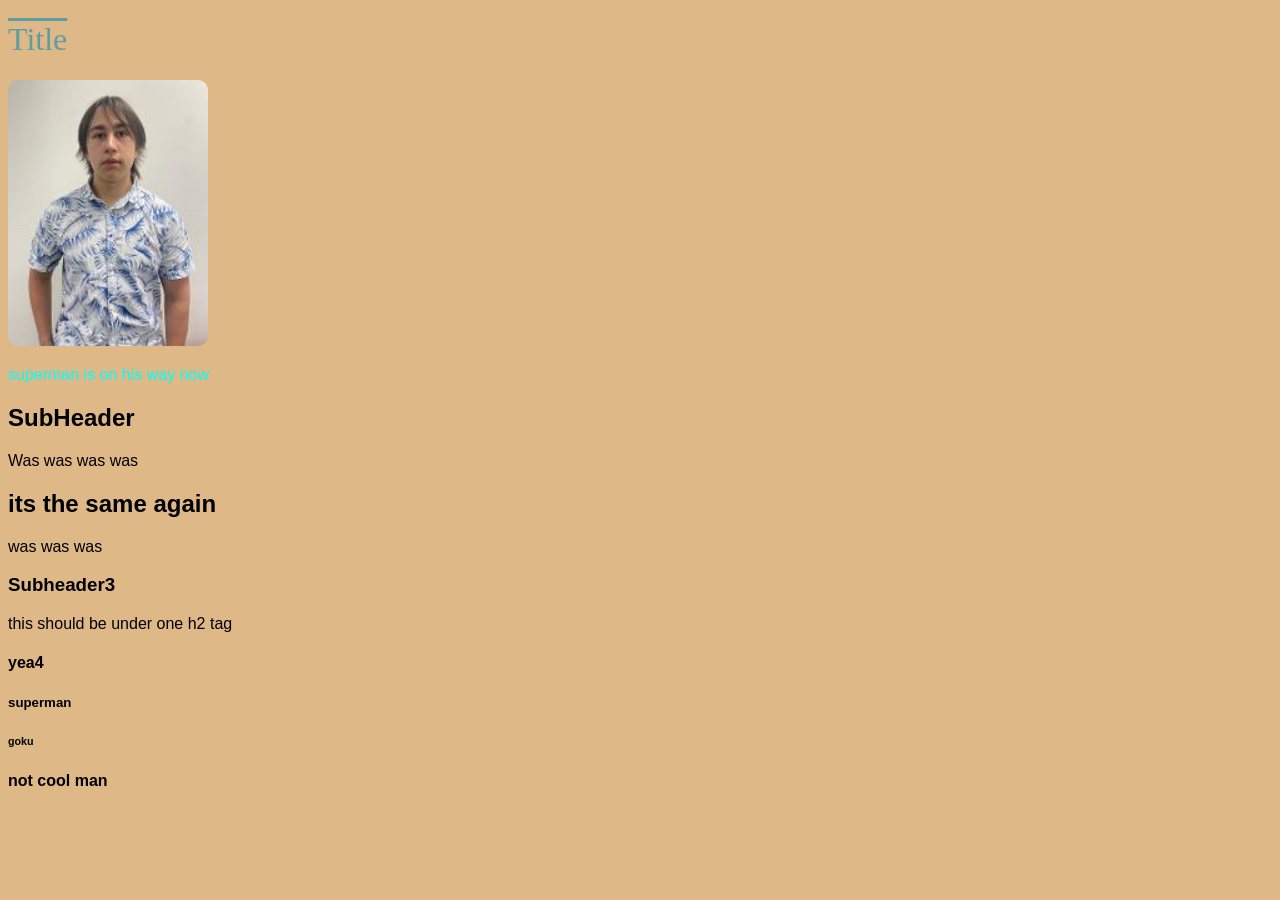
<file: index.html>
<!DOCTYPE html> <!-- defines version HTML5 -->
<html lang="zxx">    <!-- html = headelement / lang = language at the side -->
<head>  <!-- sitehead and is the metadata to the site -->
    <meta charset="UTF-8">  <!-- character set -->
    <meta name="viewport" content="width=device-width, initial-scale=1.0">  <!-- used to adjust mobileversion -->
    <title>CrazycrazycrazyYeayeayea</title> <!-- title of website -->
    <style>

        h1 {
            text-decoration: overline;
            
            font-weight: normal;
            font-weight: 700;
            font-weight: 400;
            color: cadetblue;
        }

        h1 {
            font-family: 'Segoe UI';
        }

        body {
            font-family: sans-serif;
            background-color: burlywood;
        }   

        img {
            width: 200px;
            border-radius: 10px;

        }
    </style>
</head>
<body>

    
    <h1>Title</h1>

    <img alt="a picture of me" src="pictureFile.jpg">

    <p style=" font-weight: 100; color: aqua;">superman is on his way now</p>

    <h2>SubHeader</h2>
    <p>Was was was was</p>

    <h2>its the same again</h2>
    <p>was was was</p>

    <h3>Subheader3</h3>
    <p>this should be under one h2 tag</p>

    <h4>yea4</h4>

    <h5>superman</h5>

    <h6>goku</h6>
    <p><strong>not cool man</strong></p>
    
</body>
</html>
</file>
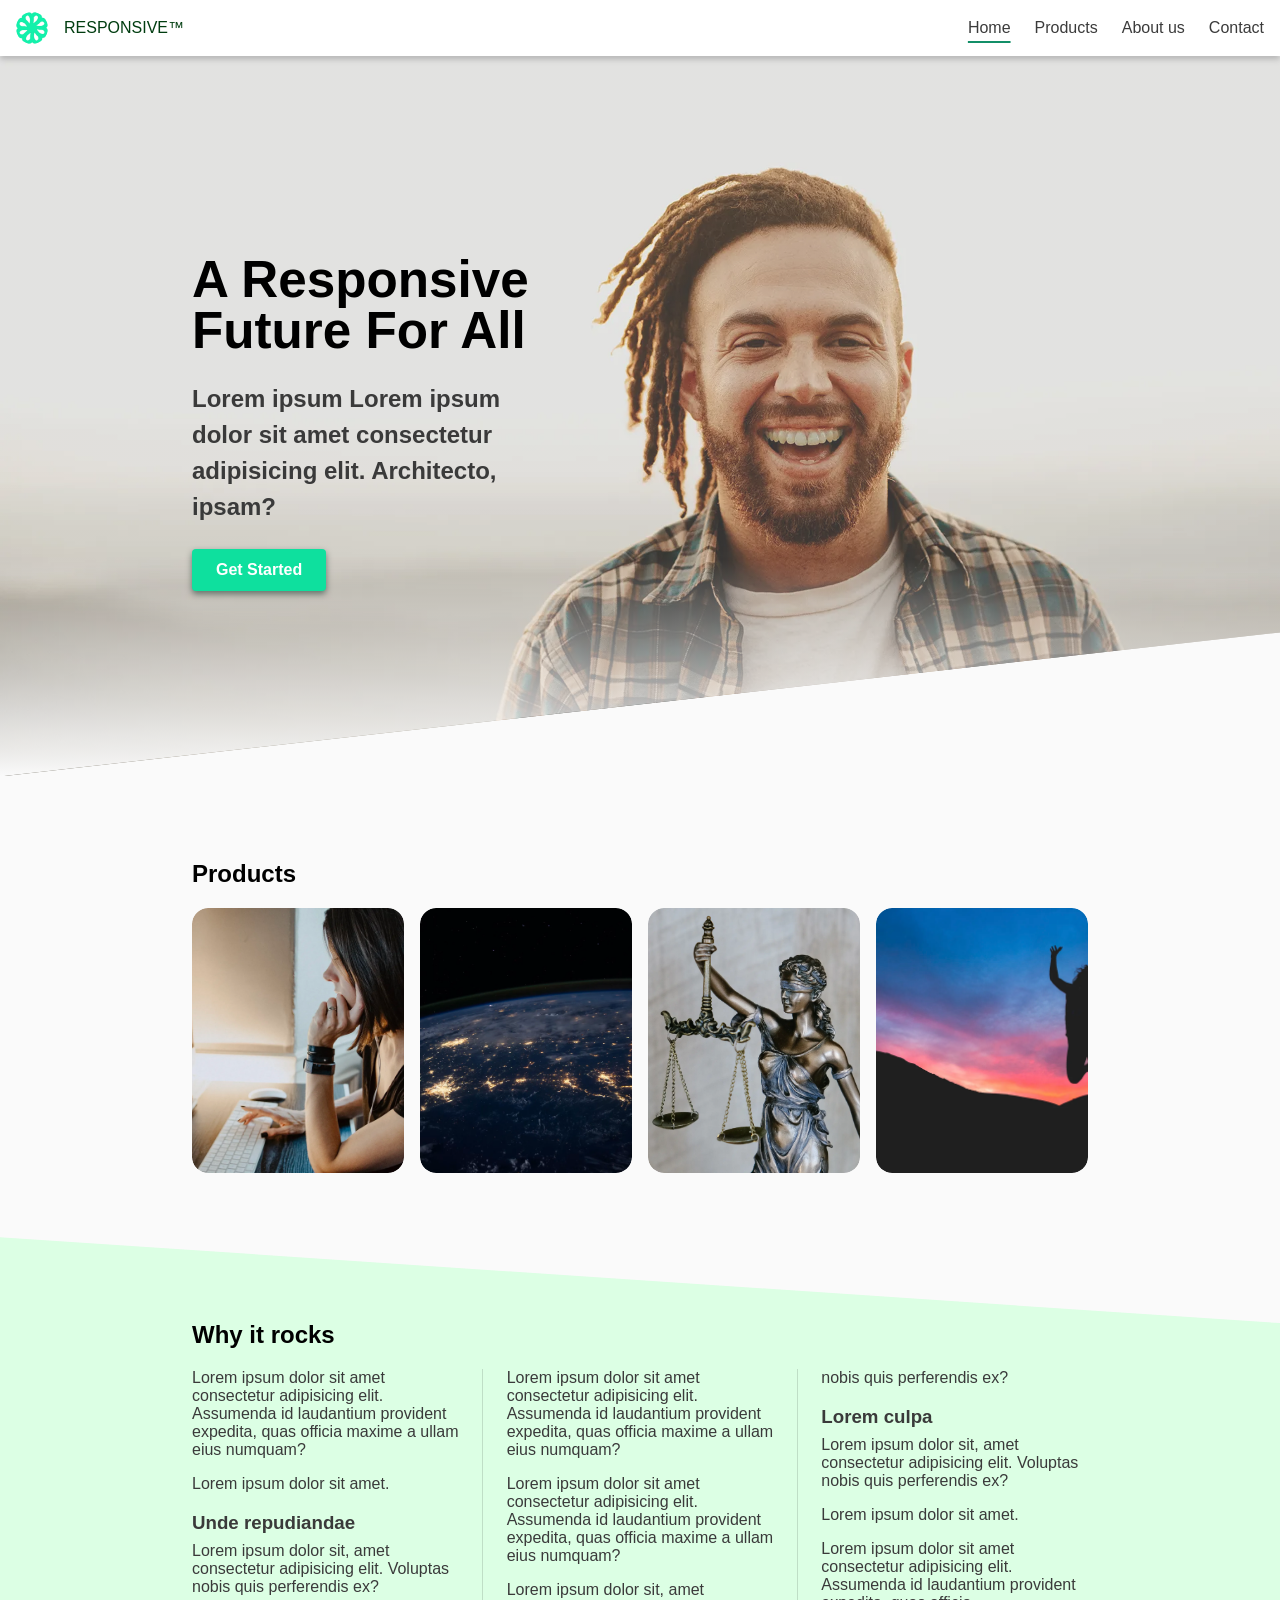
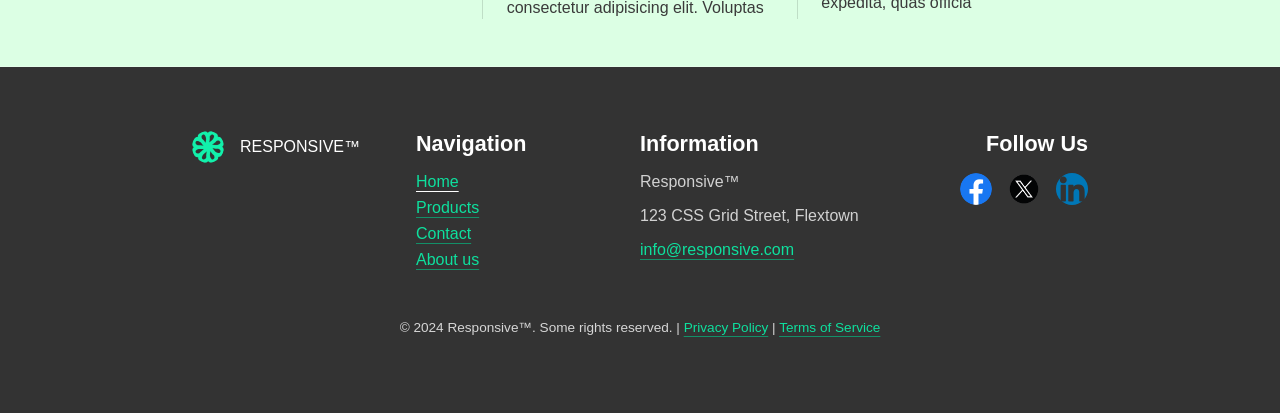
<file: responsive/index.html>
<!DOCTYPE html>
<html lang="zxx">
<head>
    <meta charset="UTF-8">
    <meta name="viewport" content="width=device-width, initial-scale=1.0">

    <title>Responsive&trade;</title>

    <link rel="stylesheet" href="assets/style.css">
    <script src="./assets/hamburger.js" defer></script>
    <!-- TODO: BÖRJA HÄR! med att ladda ner Todo Tree. Gå till Extensions > sök Todo Tree (se panelen till vänster). Härnäst tycker jag du ska bekanta dig med HTML-koden och CSS-koden så du vet vad du har att jobba med -->

    <!-- TODO: Ditt uppdrag är att göra sidan helt responsiv. Den ska funka på mobil, padda och dator -->

    <!-- TODO: ÖVERKURS: Klar med alla todos & fixes? Försök nu göra sidan 100 % accessibility och 100% best practices (Kolla i DevTools > Lighthouse) -->
</head>
<body>
    <a class="skip-link" href="#main">Skip to main content</a>
    <nav class="navigation-bar">
        <div class="flex-layout">
            <img class="main-logo" src="img/m2logo.svg" alt="logo">  <!-- FIXME: något fel på sökvägen-->
            <span class="upper">Responsive&trade;</span>
        </div>
    
        <ul class="primary-navigation" id="primary-navigation">
            <li><a class="nav-link selected" href="#">Home</a></li>
            <li><a class="nav-link" href="./products/index.html">Products</a></li>
            <li><a class="nav-link" href="/about">About us</a></li>
            <li><a class="nav-link" href="/contact">Contact</a></li>
        </ul>
        <button class="hamburger-button" id="hamburger-button" aria-label="hamburger-button" aria-expanded="false">
            <svg fill="black" class="icon-hamburger" viewbox="0 0 100 100" width="32">
                <rect class="line top" width="90" height="3" x="5" y="30" rx="2"></rect>
                <rect class="line middle" width="90" height="3" x="5" y="50" rx="2"></rect>
                <rect class="line bottom" width="90" height="3" x="5" y="70" rx="2"></rect>    
            </svg>
        </button>
        
        <!-- TODO: implementera hamburger-knapp med funktionalitet (se hamburger.txt i filer) -->

    

    </nav>
    <header class="main-header">
        <h1 class="visually-hidden">A Responsive Future For All</h1> 
        <div class="hero-layout">
            <div>
                <h2 class="main-title">A&nbsp;Responsive Future For All</h2>                    
                <p class="lead">Lorem ipsum Lorem ipsum dolor sit amet consectetur adipisicing elit. Architecto, ipsam?</p>

                <!-- TODO: gör så knappen fungerar här nedan: -->
                <a class="btn-primary" href="./products/index.html">Get Started</a>
            </div>
        </div>
    </header>
    <main id="main">
        <!-- TODO: ÖVERKURS: bygg egna cards med rubrik och kanske nån effekt så texten syns bra? Glöm inte att de ska länkas till andra delar på sidan  -->
        <section class="card-container margins">
            <h2>Products</h2>
            <div class="card-layout">
                <button class="card"><img class="card-image" src="img/girl_coder.webp"></button>
                <button class="card"><img class="card-image" src="img/dom.webp"></button>
                <button class="card"><img class="card-image" src="img/ethics.webp"></button>
                <button class="card"><img class="card-image" src="img/jump_1080p.webp"></button>
            </div>
        </section>
        <section class="green-bg">
            <h2 class="margins">Why it rocks</h2>
            <div class="section margins">
                <div class="columns">
                    <p>Lorem ipsum dolor sit amet consectetur adipisicing elit. Assumenda id laudantium provident expedita, quas officia maxime a ullam eius numquam?</p>
                    <p>Lorem ipsum dolor sit amet.</p>

                    <h3>Unde repudiandae</h3>
                    <p>Lorem ipsum dolor sit, amet consectetur adipisicing elit. Voluptas nobis quis perferendis ex?</p>
                    <p>Lorem ipsum dolor sit amet consectetur adipisicing elit. Assumenda id laudantium provident expedita, quas officia maxime a ullam eius numquam?</p>
                    <p>Lorem ipsum dolor sit amet consectetur adipisicing elit. Assumenda id laudantium provident expedita, quas officia maxime a ullam eius numquam?</p>
                    <p>Lorem ipsum dolor sit, amet consectetur adipisicing elit. Voluptas nobis quis perferendis ex?</p>

                    <h3>Lorem culpa</h3>
                    <p>Lorem ipsum dolor sit, amet consectetur adipisicing elit. Voluptas nobis quis perferendis ex?</p>
                    <p>Lorem ipsum dolor sit amet.</p>
                    <p>Lorem ipsum dolor sit amet consectetur adipisicing elit. Assumenda id laudantium provident expedita, quas officia</p>
                </div>
            </div>
        </section>
    </main>
    <footer>
        <div class="footer-container margins">
            <div class="footer-info">
                <div class="flex-layout">
                    <img class="main-logo" src="img/m2logo.svg" alt="logo">
                    <span class="upper color-reversed">Responsive&trade;</span>
                </div>
            </div>
            <nav class="footer-navigation-bar">
                <span class="footer-title">Navigation</span>
                <ul class="footer-navigation">
                    <li><a class="footer-link selected" href="#">Home</a></li>
                    <li><a class="footer-link" href="products">Products</a></li>
                    <li><a class="footer-link" href="#">Contact</a></li>
                    <li><a class="footer-link" href="#">About us</a></li>
                </ul>
            </nav>
            <div class="footer-info">
                <span class="footer-title">Information</span>
                <p class="footer-text">Responsive&trade;</p>
                <p class="footer-text">123 CSS Grid Street, Flextown</p>
                <p class="footer-text"><a class="footer-link" href="mailto:info@responsive.com">info@responsive.com</a></p>
            </div>
            <div class="footer-social">
                <span class="footer-title">Follow Us</span>
            
                <ul class="social-links flex-layout">
                    <li><a class="footer-link" href="#" target="_blank"><img class="logo" src="./img/social/Facebook_Logo_(2019).png.webp" alt="Facebook"></a></li>
                    <li><a class="footer-link" href="#" target="_blank"><img class="logo" src="./img/social/x.png" alt="Twitter"></a></li>
                    <li><a class="footer-link" href="#" target="_blank"><img class="logo" src="./img/social/linked.png" alt="LinkedIn"></a></li>
                </ul>
            </div>
        </div>
        <div class="footer-bottom margins">
            <p class="footer-text small">&copy; 2024 Responsive&trade;. Some rights reserved. | <a class="footer-link" href="privacy">Privacy Policy</a> | <a class="footer-link" href="terms">Terms of Service</a></p>
        </div>
    </footer>    
</body>
</html>
</file>
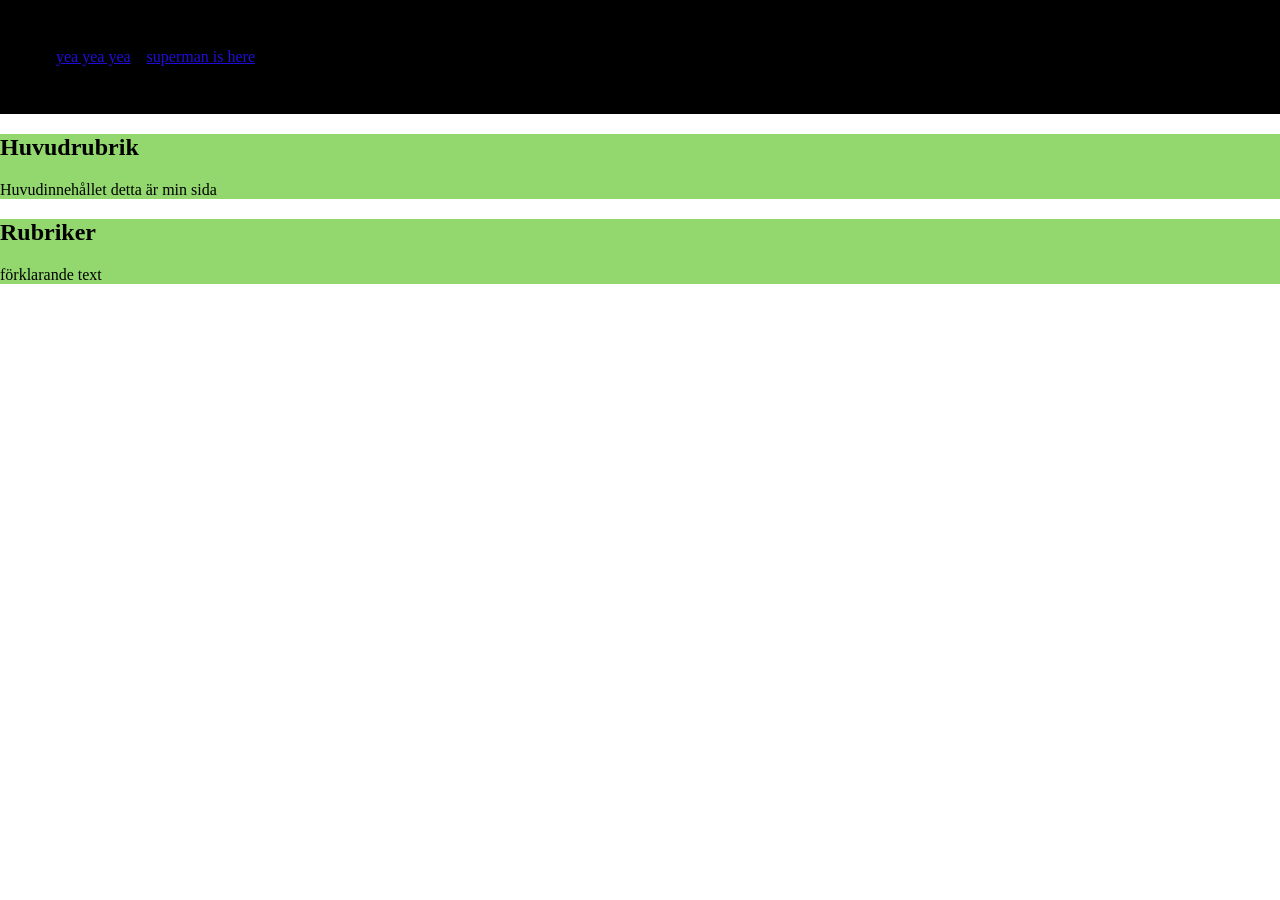
<file: WEUWEBO Uppgift 2/index.html>
<!DOCTYPE html>
<html lang="en">
<head>
    <meta charset="UTF-8">
    <meta name="viewport" content="width=device-width, initial-scale=1.0">
    <title>uppgift2</title>

    <link rel="stylesheet" href="style.css">
</head>
<body>
    <header>    <!-- sidhuvud -->
        <nav>   <!-- meny -->
            <ul class="primary-navigation">
            <li>yea yea yea</li>
            <li>superman is here</li>
            </ul>
        </nav>
    </header>
    <main> <!-- innehållet på sidan -->
        <section>
            <h1>Huvudrubrik</h1>
            <p>Huvudinnehållet detta är min sida</p>
        </section>
        <section>
            <h2>Rubriker</h2>
            <p>förklarande text</p>
        </section>
    </main>
    <footer>    <!-- sidfot -->
        <!-- nav, info, social links -->
    </footer>
</body>
</html>
</file>
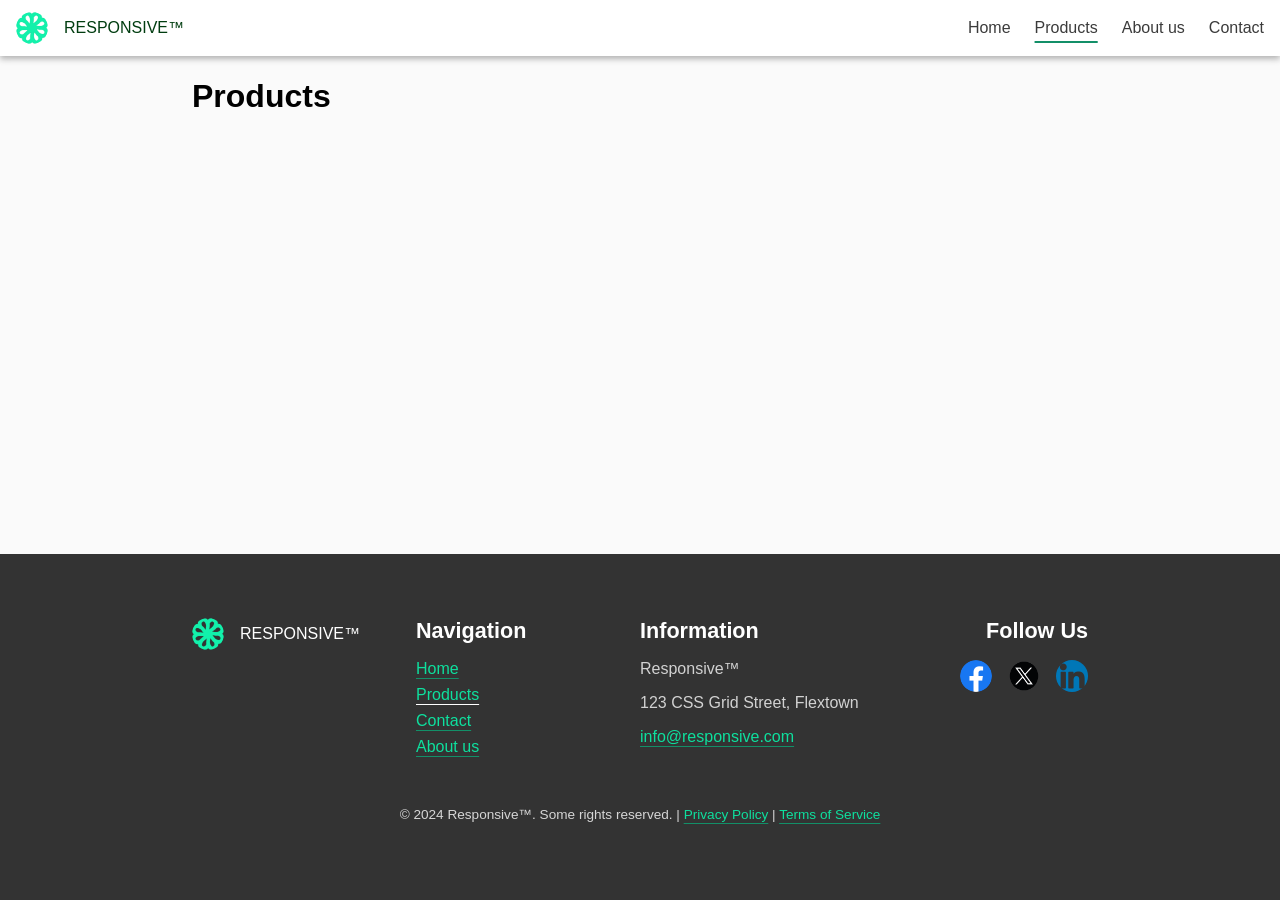
<file: responsive/products/index.html>
<!DOCTYPE html>
<html lang="zxx">
<head>
    <meta charset="UTF-8">
    <meta name="viewport" content="width=device-width, initial-scale=1.0">
    <title>Responsive&trade;</title>

    <!-- FIXME: varför fungerar inte css? -->
    <link rel="stylesheet" href="../assets/style.css">
</head>
<body>
    <nav class="navigation-bar">
        <div class="flex-layout">
            <img class="main-logo" src="../img/m2logo.svg" alt="logo">  <!-- FIXME: något fel på sökvägen-->
            <span class="upper">Responsive&trade;</span>
        </div>
    
        <ul class="primary-navigation" id="primary-navigation">
            <li><a class="nav-link" href="../index.html">Home</a></li>
            <li><a class="nav-link selected" href="#">Products</a></li>
            <li><a class="nav-link" href="/about">About us</a></li>
            <li><a class="nav-link" href="/contact">Contact</a></li>
        </ul>
        
        <!-- TODO: implementera hamburger-knapp med funktionalitet (se hamburger.txt i filer) -->
    </nav>
    <header class="margins">
        <h1>Products</h1>
    </header>
    <main>
       <section class="margins">
        <!--TODO: FRIVILLIG: Gör klart sidan om du har tid-->
       </section>
    </main>
    <footer>
        <!-- FIXME: det är något fel med footer - kolla själv den är inte i botten av sidan. footer måste alltid vara i botten av hemsidan. prova att zooma ut med CTRL -/+ (plus/minus)   -->

        <div class="footer-container margins">
            <div class="footer-info">
                <div class="flex-layout">
                    <img class="main-logo" src="../img/m2logo.svg" alt="logo">
                    <span class="upper color-reversed">Responsive&trade;</span>
                </div>
            </div>
            <nav class="footer-navigation-bar">
                <span class="footer-title">Navigation</span>
                <ul class="footer-navigation">
                    <li><a class="footer-link" href="../">Home</a></li>
                    <li><a class="footer-link selected" href="#">Products</a></li>
                    <li><a class="footer-link" href="#">Contact</a></li>
                    <li><a class="footer-link" href="#">About us</a></li>
                </ul>
            </nav>
            <div class="footer-info">
                <span class="footer-title">Information</span>
                <p class="footer-text">Responsive&trade;</p>
                <p class="footer-text">123 CSS Grid Street, Flextown</p>
                <p class="footer-text"><a class="footer-link" href="mailto:info@responsive.com">info@responsive.com</a></p>
            </div>
            <div class="footer-social">
                <span class="footer-title">Follow Us</span>
            
                <ul class="social-links flex-layout">
                    <li><a class="footer-link" href="#" target="_blank"><img class="logo" src="../img/social/Facebook_Logo_(2019).png.webp" alt="Facebook"></a></li>
                    <li><a class="footer-link" href="#" target="_blank"><img class="logo" src="../img/social/x.png" alt="Twitter"></a></li>
                    <li><a class="footer-link" href="#" target="_blank"><img class="logo" src="../img/social/linked.png" alt="LinkedIn"></a></li>
                </ul>
            </div>
        </div>
        <div class="footer-bottom margins">
            <p class="footer-text small">&copy; 2024 Responsive&trade;. Some rights reserved. | <a class="footer-link" href="privacy">Privacy Policy</a> | <a class="footer-link" href="terms">Terms of Service</a></p>
        </div>
    </footer>    
</body>
</html>
</file>
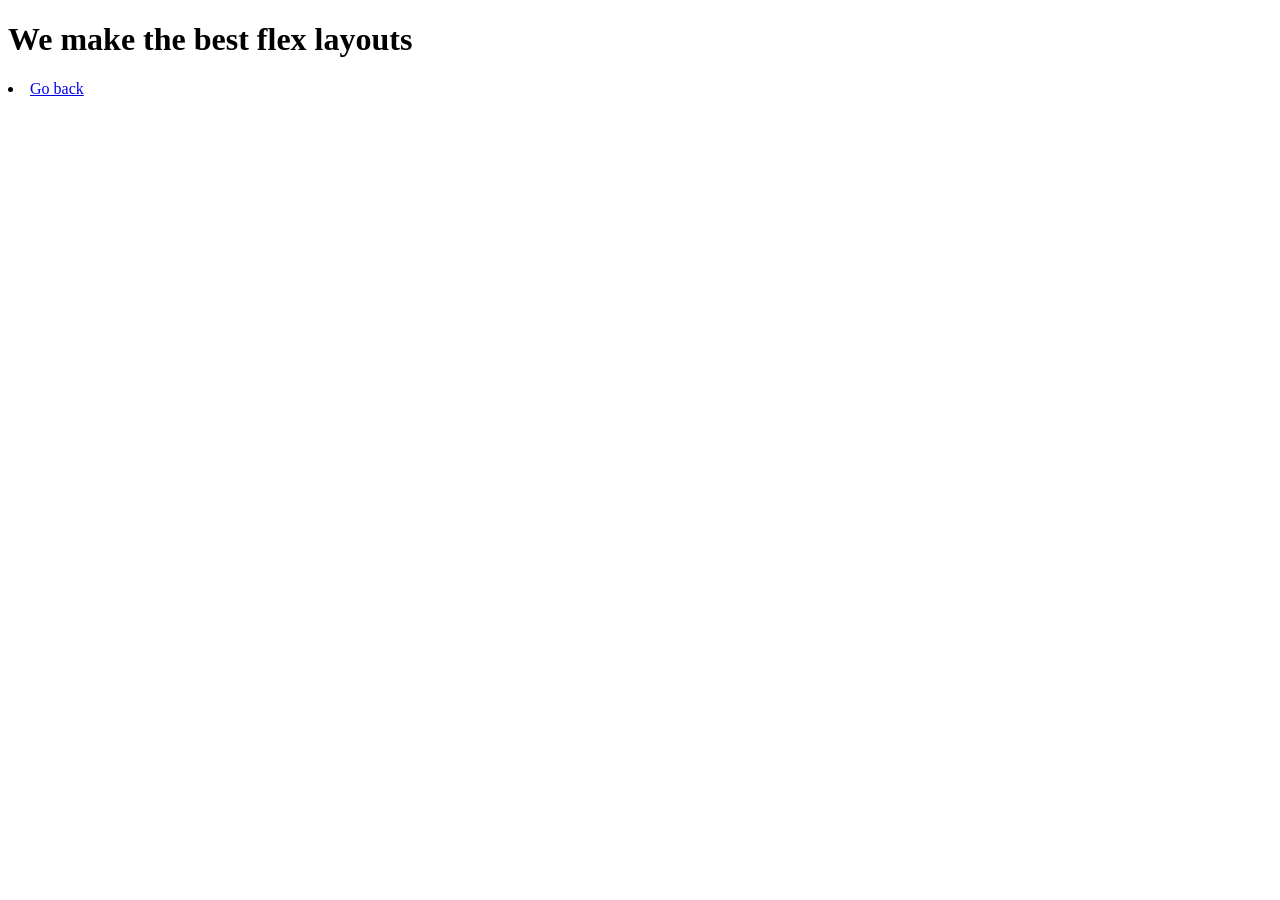
<file: uppgift 5/About/index.html>
<!DOCTYPE html>
<html lang="en">
<head>
    <meta charset="UTF-8">
    <meta name="viewport" content="width=device-width, initial-scale=1.0">
    <title>Document</title>
</head>
<body>
    <h1>We make the best flex layouts</h1>

    <li><a class="page-link" href="/index.html">Go back</a></li> 
</body>
</html>
</file>
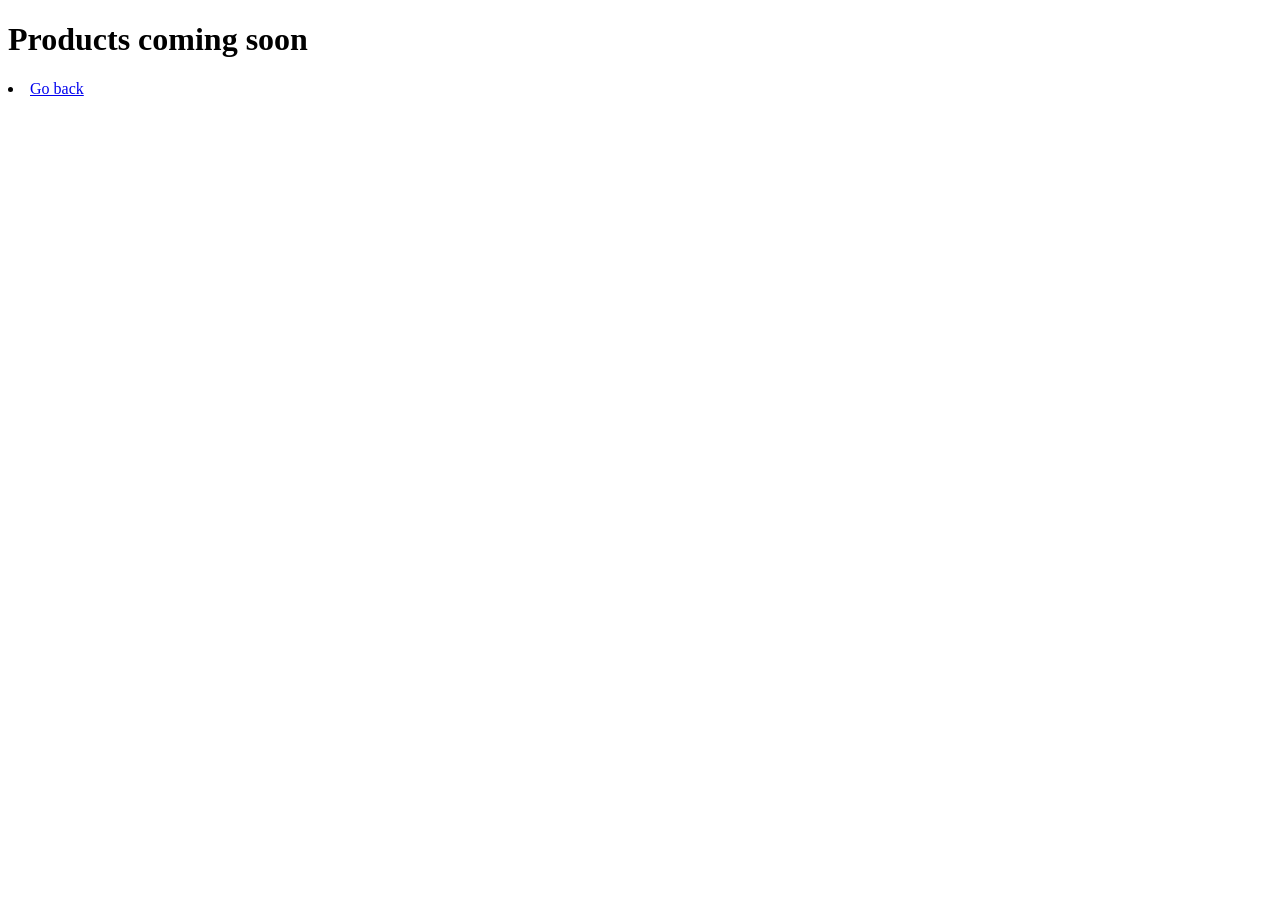
<file: uppgift 5/Products/index.html>
<!DOCTYPE html>
<html lang="en">
<head>
    <meta charset="UTF-8">
    <meta name="viewport" content="width=device-width, initial-scale=1.0">
    <title>Document</title>
</head>
<body>
    <h1>Products coming soon</h1>

    <li><a class="page-link" href="/index.html">Go back</a></li>
</body>
</html>
</file>
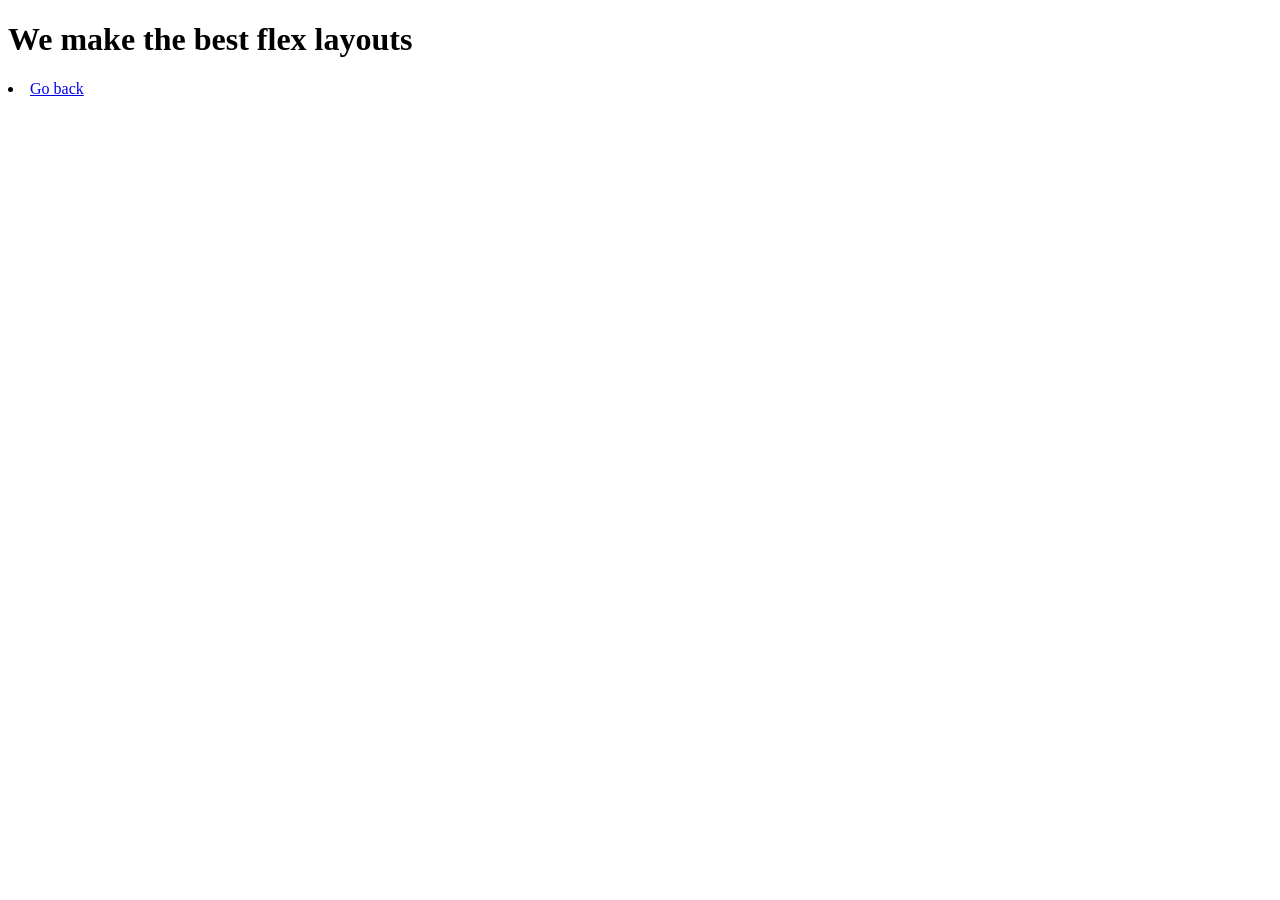
<file: uppgift 6/about/index.html>
<!DOCTYPE html>
<html lang="en">
<head>
    <meta charset="UTF-8">
    <meta name="viewport" content="width=device-width, initial-scale=1.0">
    <title>Document</title>
</head>
<body>
    <h1>We make the best flex layouts</h1>

    <li><a class="page-link" href="/home/index.html">Go back</a></li> 
</body>
</html>
</file>
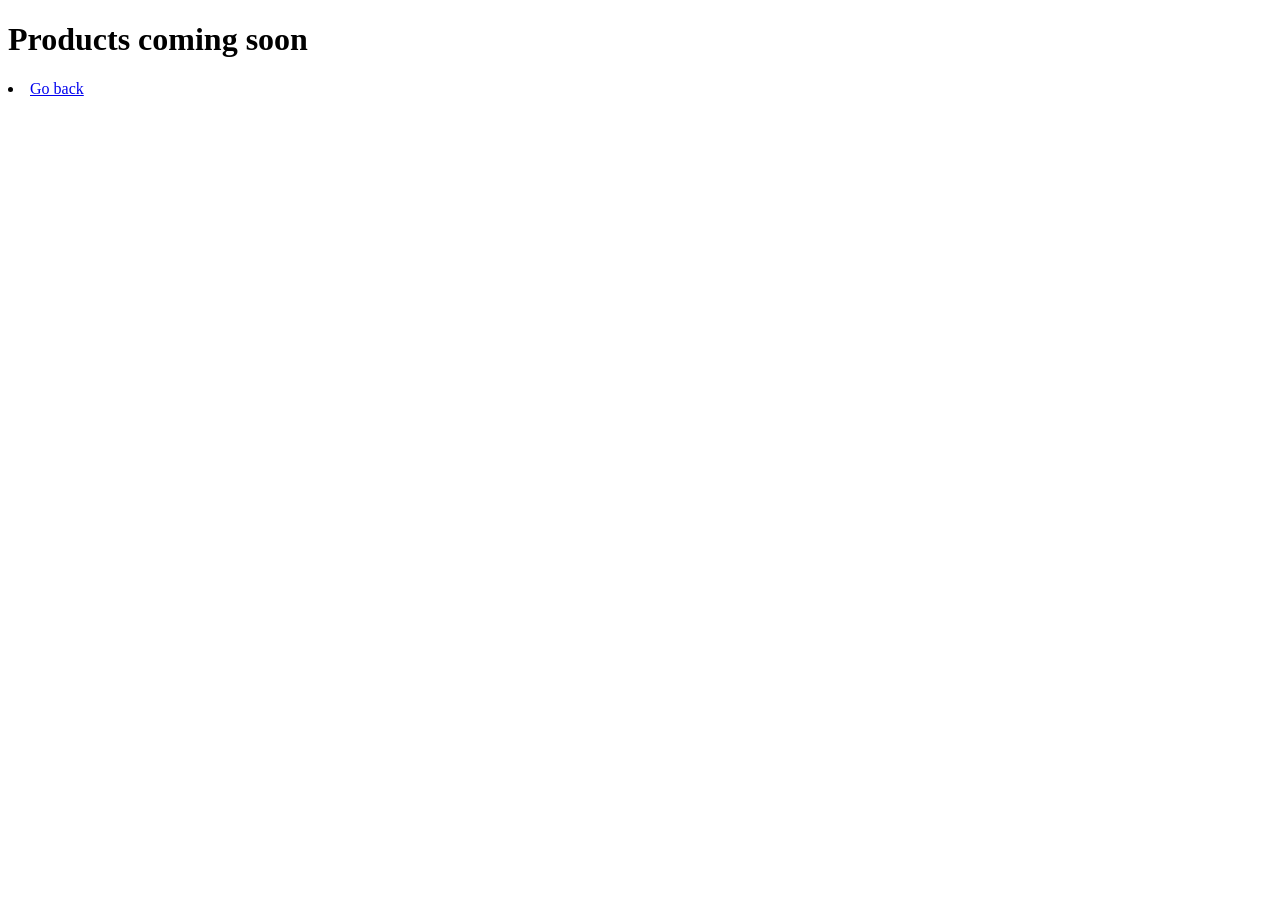
<file: uppgift 6/Products/index.html>
<!DOCTYPE html>
<html lang="en">
<head>
    <meta charset="UTF-8">
    <meta name="viewport" content="width=device-width, initial-scale=1.0">
    <title>Document</title>
</head>
<body>
    <h1>Products coming soon</h1>

    <li><a class="page-link" href="/home/index.html">Go back</a></li>
</body>
</html>
</file>
<file: responsive/assets/style.css>
/* STYLE.CSS ********************************************

Detta CSS-dokument innehåller alla generella egenskaper
för webbsidan.

*********************************************************/


/* global styling */

:root {
    --clr-copy: hsl(0, 0%, 23%);
    --clr-cta: #0ee09e;
    --clr-accent: #04ffb0;
    --clr-active: #138f68;
}

*,
*::before,
*::after {
    box-sizing: border-box;     /* se till att rutor beräknas med ev. padding och margin */
}

html {
    /*TODO: gör så sidan scrollar mjukt när man klickar på interna länkar (bokmärkslänkar) */
    scroll-behavior: smooth;
}

body {
    display: flex;
    flex-direction: column;

    margin: 0;
    padding: 0;

    background-color: #fafafa;

    min-height: 100vh;

    color: #3a3a3a;

    font-size: 1em;
    font-family: 'Segoe UI', sans-serif;
}

nav.navigation-bar {
    /* FIXME: nav ska följa med när man skrollar ner */
    position: sticky;
    top: 0;
    display: flex;
    justify-content: space-between;
    align-items: center;

    padding: 0.2rem 1rem;

    background-color: #fff;

    box-shadow: 0 3px 6px rgb(178, 178, 178);

    z-index: 1;
}

.main-header {
    position: relative;

    display: flex;
    justify-content: center;
    align-items: center;
    height: 80vh;

    background-image: url('../img/responsive-bg2.webp');
    background-position: center;
    background-size: cover;
    background-repeat: no-repeat;

    /* FIXME: clip-path används för sneda linjer / diagonala linjer: välj om du vill fixa clip-path så det passar för mobil i en "media query" eller om du vill ta bort effekten helt på mobiler/paddor.
    
    OBS! ta inte bort här för den ska finnas när man kör vanlig skärm: */
    clip-path: polygon(0 0, 100% 0, 100% 80%, 0 100%);
    overflow: hidden;

    isolation: isolate;
}

@media (max-width: 480px) {
    .main-header {
        background-position: left;
    }
}

/* skapa övergång i bakgrunden i hero */
.main-header::after {
    content: '';

    position: absolute;

    width: 100%;
    height: 100%;

    z-index: -1;

    background: linear-gradient(to bottom, hsl(255 100% 100% / 0.2) 70%, #fafafa);
}

.hero-layout {
    width: 70%;
    margin-inline: auto;
    display: grid;

    grid-template-columns: 1fr 1.618fr;
    gap: 2rem;
}

.primary-navigation {
    display: flex;
    gap: 1.5rem;
    list-style: none;
}

.card-layout {
    display: grid;

    grid-template-columns: repeat(4, 1fr);

    gap: 1rem;
}

.flex-layout {
    display: flex;
    align-items: center;
    gap: 1rem;
}

.green-bg {
    background: #dcffe4;

    /* FIXME: clip-path används för sneda linjer / diagonala linjer: välj om du vill fixa clip-path så det passar för mobil i en "media query" eller om du vill ta bort effekten helt på mobiler/paddor. 
    
    OBS! ta inte bort här för den ska finnas när man kör vanlig skärm */
    clip-path: polygon(0 0, 100% 20%, 100% 100%, 0 100%);
}

section:not(:first-child) {
    padding-bottom: 3rem;
}

section {
    padding-block: 4rem;
}

/* marginaler för sektioner */
.margins {
    width: 70%;
    margin-inline: auto;
}


/* footer styling */

footer {
    margin-top: auto;
    background-color: #333;
    color: #fff;
    padding-block: 4rem 4rem;
}

.footer-container {
    display: flex;
}

.footer-navigation-bar,
.footer-info,
.footer-social {
    flex: 1;
}

.footer-navigation {
    display: flex;
    flex-direction: column;
    gap: 0.5rem;

    margin-top: 1rem;
}

.footer-social {
    display: flex;
    flex-direction: column;
    align-items: end;
}

.social-links {
    margin-top: 1rem;
}

.footer-bottom {
    display: flex;
    justify-content: center;
    margin-top: 2rem;
}


/* text styling */

p {
    color: #3a3a3a;
}

h1,
h2 {
    color: black;
}

h3 {
    margin-bottom: 0.5rem;
}

.lead {
    font-weight: 600;
    font-size: 1.5rem;
    line-height: 1.5;

}

.main-title {
    margin-block: 1rem 0.5rem;
    font-size: clamp(2rem, 4vw, 4rem);
    line-height: 1;
    white-space: pre-wrap;
}

.upper {
    color: rgb(1, 61, 16);
    text-transform: uppercase;
}

.color-reversed {
    color: white;
}

.columns {
    columns: 3;
    /* TODO: det går inte att ha tre kolumner i mobil. försök lösa problemet för både mobil och padda */

    column-gap: 3rem;
    column-rule: 1px solid rgb(191, 222, 198);
}

@media (max-width: 480px) {


    .columns {
        columns: 1;
    }
}

.columns p {
    margin-top: 0;
}

.footer-title {
    display: block;
    color: #fff;
    margin-block: 0rem;

    font-size: 1.35rem;
    font-weight: 700;
}

@media (width < 480px) {
    .footer-title {
        margin-block: 1.5rem 0rem;
    }
}

footer ul {
    list-style-type: none;
    padding: 0;
    margin: 0;
}

.footer-text {
    color: #d2d2d2;
}

.small {
    font-size: 0.85rem;
    color: #d6d6d6;
}


/* image styling */

img {
    display: block;
    
    max-width: 100%;    /* se till att bilden ej kan bli större än sin närmaste parent behållare */
    object-fit: cover;

    border-radius: 1rem;

    font-style: italic;
    color: darkgray;
}

.main-logo {
    width: 2rem;  /* 32px (1rem = 16px) */
    aspect-ratio: 1;
}

.logo {
    width: 2rem; 
    height: 2rem;
    aspect-ratio: 1;
}


/* cards styling */

/* TODO: se till att bilderna funkar i mobil-versionen */
.card {
    all: unset;
    overflow: hidden;
    border-radius: 1rem;
    transition: opacity 250ms ease-in-out;
}

.card-image {
    aspect-ratio: 4/5;
    object-fit: cover;
    cursor: pointer;
}

/* TODO: ÖVERKURS: Jag vill att alla utom den man hovrar över ska vara halvgenomskinliga - animationen, transition, måste också fungera */
.card-layout:hover .card:not(:hover) {
    opacity: 0.4;
}

.skip-link {
    position: fixed;

    z-index: 0;

    top: 0;
    left: 1rem;
    padding: 1rem 2rem;

    font-size: 1.125rem;
    text-decoration: underline;
    text-underline-offset: 0.5em;

    color: black;
    background-color: white;

    translate: 0 -100%;

    transition: translate 250ms ease-in-out;
}

.skip-link:focus {
    translate: 0;
    z-index: 9999;
}


/* responsiveness */

/* MOBILE VIEW */

@media (max-width: 480px) {

    /* OBS: margins är en hjälpklass - se den användas med sections i HTML-filerna */

    .margins {
        width: 100%;
        padding-inline: 1.5rem;
    }

    .footer-container {
        display: block;
    }

    .footer-social {
        
    }

    .primary-navigation {

        display: none;
    
    }
    
    .hero-layout {
        display: block;
    }

    .card-layout {
        grid-template-columns: 1fr
    }

    .green-bg {
        clip-path: polygon(0 0, 100% 5%, 100% 100%, 0 100%);
    }
}



/* TABLET VIEW */

@media (width > 480px) and (width < 860px) {

        body, section, .green-bg {
            background-color: red;
        }

}



/* link styling */

.btn-primary {
    all: unset;

    position: relative;
    display: inline-block;

    outline: initial;

    font-family: inherit;
    font-weight: 600;
    color: white;
    background-color: var(--clr-cta);

    text-align: center;

    box-shadow: 0 3px 6px hsl(162 95% 7% / 0.5);
    border-radius: 4px;

    padding-inline: 1.5rem;
    padding-block: 0.75rem;
    overflow: hidden;

    cursor: pointer;

    transition: color 125ms ease-in-out;

    isolation: isolate;
}


.btn-primary::after {
    content: '';
    position: absolute;
    opacity: 0;
    background: var(--clr-accent);
    inset: 0;
    overflow: hidden;
    transform: translateY(-100%);

    transition: transform 200ms ease-in-out,
        opacity 150ms ease-in-out;
    z-index: -1;
}

.btn-primary:focus::after,
.btn-primary:hover::after {
    opacity: 1;
    transform: translateY(0%);

}

/* när man hovrar över btn-primary */
/* 
.btn-primary:hover,
.btn-primary:focus {
    color: var(--clr-copy);
} */

.btn-primary:focus {
    outline: 1px solid white;
}

.btn-primary:active {
    box-shadow: none;
    outline: none;
    color: white;
}

.btn-primary:active::after {
    background: var(--clr-active);
}


.nav-link:link,
.nav-link:visited {
    color: var(--clr-copy);
    font-weight: 500;

    text-underline-offset: 1.5em;
    text-decoration-thickness: 0;

    text-decoration-color: transparent;
    transition: text-decoration-color 250ms ease-in-out,
                text-underline-offset 250ms ease-in-out,
                color 150ms ease-in-out;
}

.nav-link:hover,
.nav-link:focus {
    color: var(--clr-cta);
}

.nav-link:hover {
    text-decoration: underline;
    text-underline-offset: 0.5em;
    text-decoration-color: var(--clr-cta);
    text-decoration-thickness: 0.14em;
}

.nav-link.selected {
    text-decoration-color: var(--clr-active);
    text-underline-offset: 0.5em;
    text-decoration-thickness: 0.14em;
}

.nav-link:active {
    color: var(--clr-active);
    text-decoration-color: var(--clr-active);

}

.footer-link:link,
.footer-link:visited {
    color: var(--clr-cta);
    text-underline-offset: 0.26em;
    text-decoration-color: var(--clr-active);
}

.footer-link.selected {
    text-decoration-color: white;
}

.footer-link:focus,
.footer-link:hover {
    color: var(--clr-accent);
    text-decoration-color: var(--clr-cta);
}

.footer-link:hover {
    color: var(--clr-accent);
}

.footer-link:active {
    color: var(--clr-active);
}


/* buttons */

.hamburger-button {
    all: unset;
    display: none;
    place-items: center;
}



@media (max-width: 480px) {

    /* om mobilvy visa hamburgerknappen */
    .hamburger-button {
        display: grid;
    }
 
    
        .primary-navigation {
            position: fixed;
            inset: 0;
            top: 1.4rem;
    
            display: flex;
            justify-content: start;
            align-items: end;
            flex-direction: column;
            
            padding: 4rem 2rem;
            
            background: darkgray;
            opacity: 0;
    
            transform: translateX(100%);
            transition: transform 250ms ease-in-out,
                        opacity 250ms ease-in-out;
        }
    
        .primary-navigation.open {
          transform: translateX(0);
          opacity: 1;
       }
    }




/* detta är för att se till att element som måste finnas för tillgänglighet inte syns - tex. rubriker */
.visually-hidden {
    position: absolute;
    width: 1px;
    height: 1px;
    margin: -1px;
    padding: 0;
    overflow: hidden;
    clip: rect(0, 0, 0, 0);
    border: 0;
 }
</file>
<file: WEUWEBO Uppgift 2/style.css>
body {
    margin: 0;
    font-family: 'Segoe UI';

}


header {
    background-color: rgb(0, 0, 0);
    padding-block: 2rem;
    padding-inline: 1rem;
}

section {
    background-color: rgb(146, 216, 110);
}

.primary-navigation {
    display: flex;

    gap: 1rem;

    list-style: none;
    color: 111;
}

nav {
    color: rgb(33, 12, 216);

    text-decoration: underline;

}
</file>
